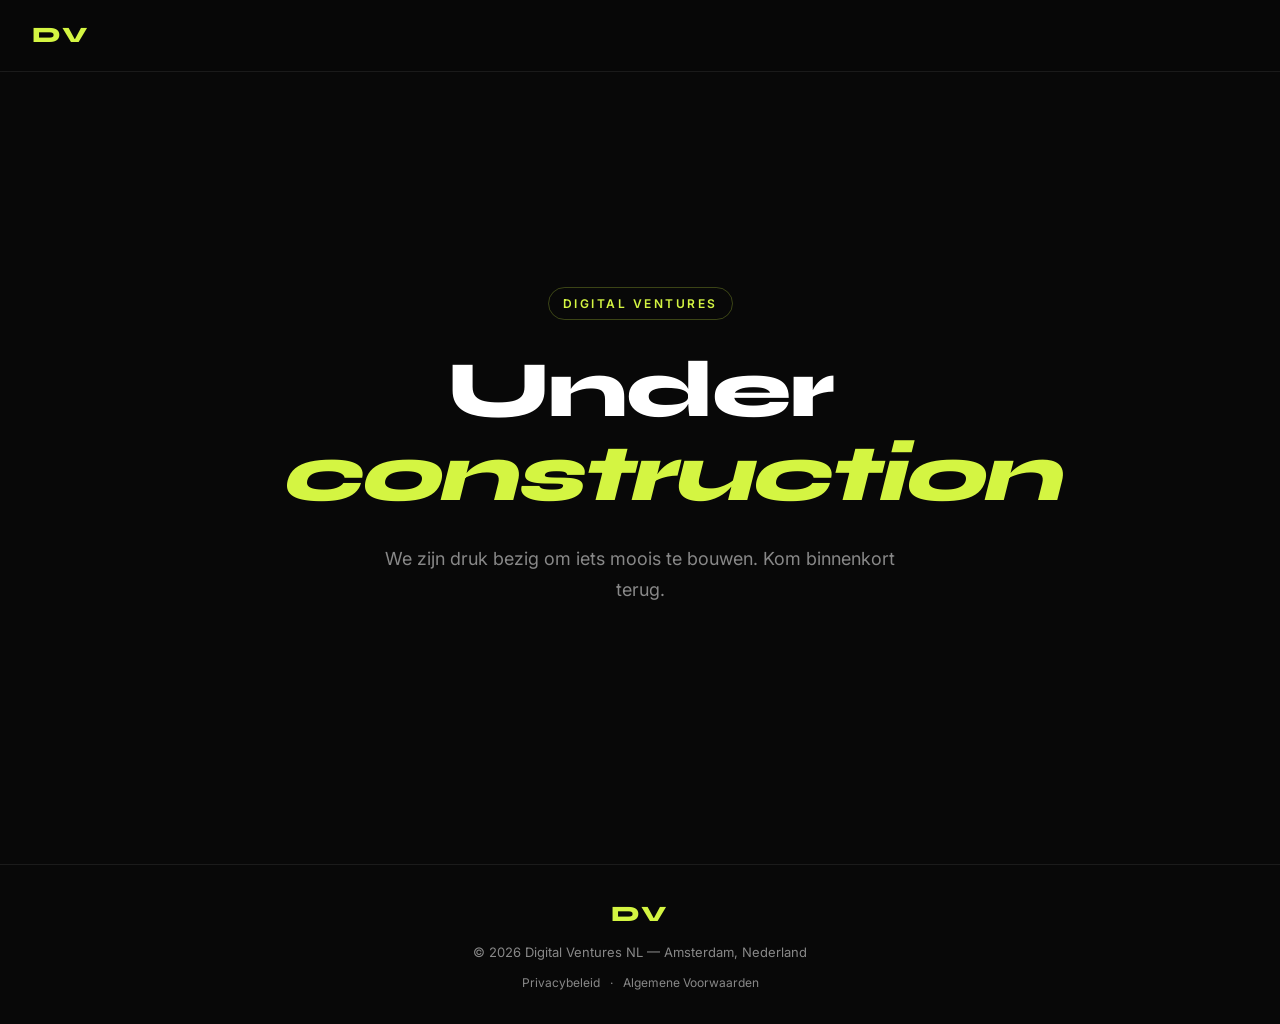
<file: index.html>
<!DOCTYPE html>
<html lang="nl">
<head>
  <meta charset="UTF-8" />
  <meta name="viewport" content="width=device-width, initial-scale=1.0" />
  <title>Digital Ventures — Under Construction</title>
  <link rel="stylesheet" href="style.css" />
  <link rel="preconnect" href="https://fonts.googleapis.com" />
  <link rel="preconnect" href="https://fonts.gstatic.com" crossorigin />
  <link href="https://fonts.googleapis.com/css2?family=Inter:wght@300;400;500;600;700&family=Syne:wght@700;800&display=swap" rel="stylesheet" />
</head>
<body>

  <!-- NAV -->
  <nav>
    <span class="logo">DV</span>
  </nav>

  <!-- UNDER CONSTRUCTION -->
  <section class="hero">
    <div class="hero-inner">
      <p class="eyebrow">Digital Ventures</p>
      <h1>Under<br /><em>construction</em></h1>
      <p class="subtitle">We zijn druk bezig om iets moois te bouwen. Kom binnenkort terug.</p>
    </div>
  </section>

  <!-- FOOTER -->
  <footer>
    <span class="logo">DV</span>
    <p>© 2026 Digital Ventures NL — Amsterdam, Nederland</p>
    <div class="footer-links">
      <a href="/privacy-policy.html">Privacybeleid</a>
      <span>·</span>
      <a href="/terms.html">Algemene Voorwaarden</a>
    </div>
  </footer>

</body>
</html>
</file>
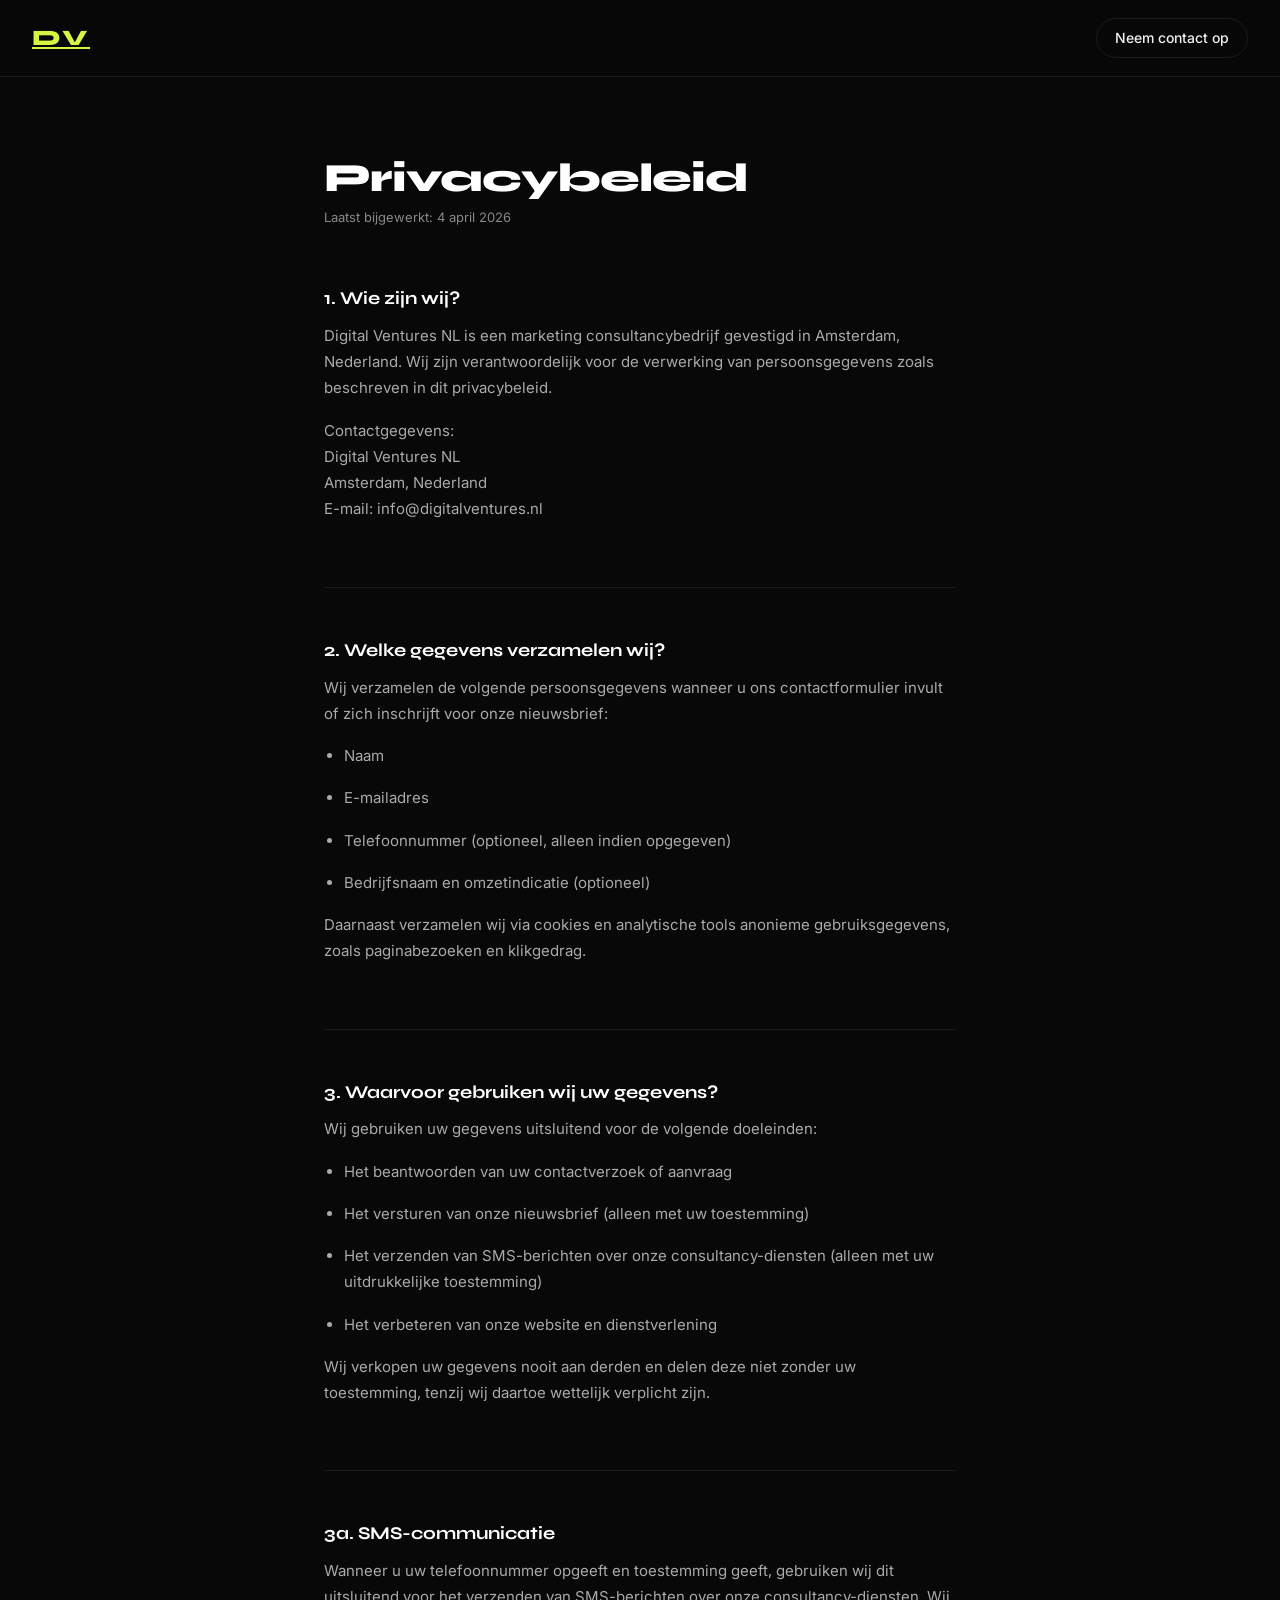
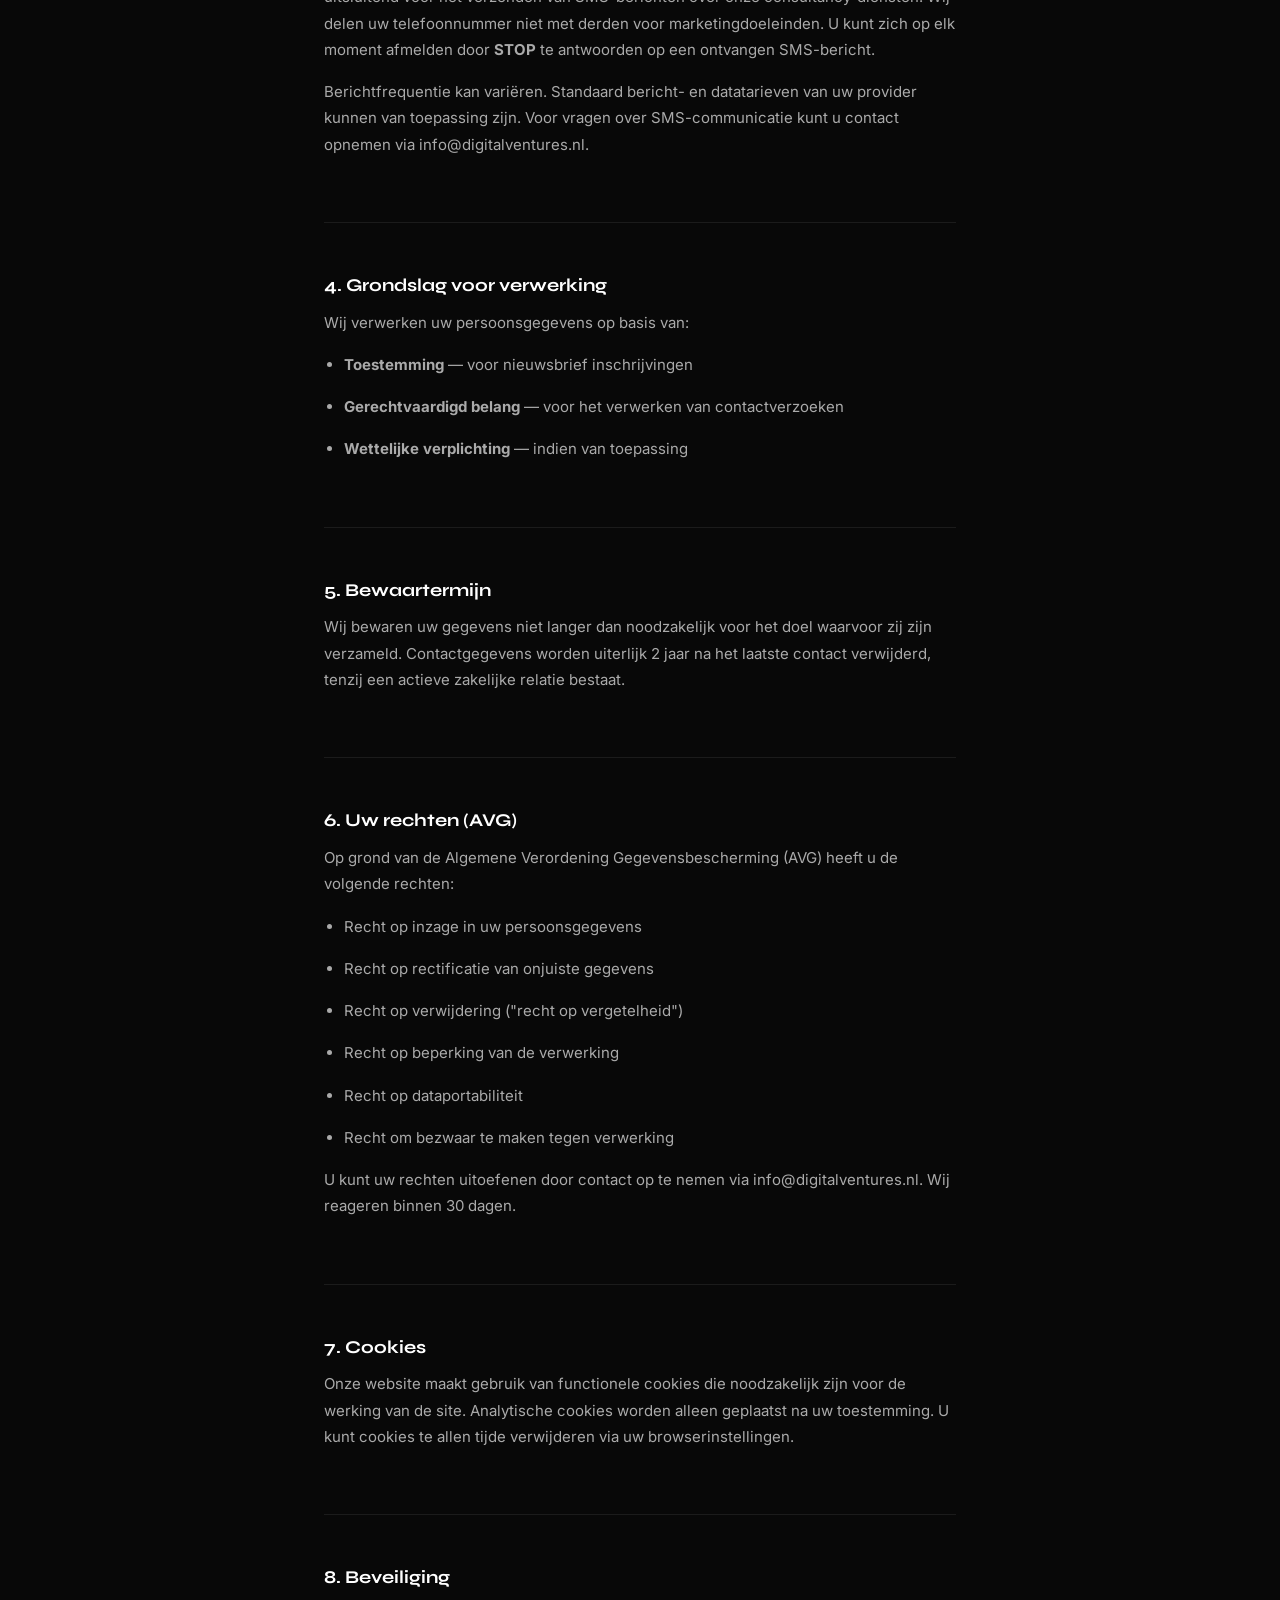
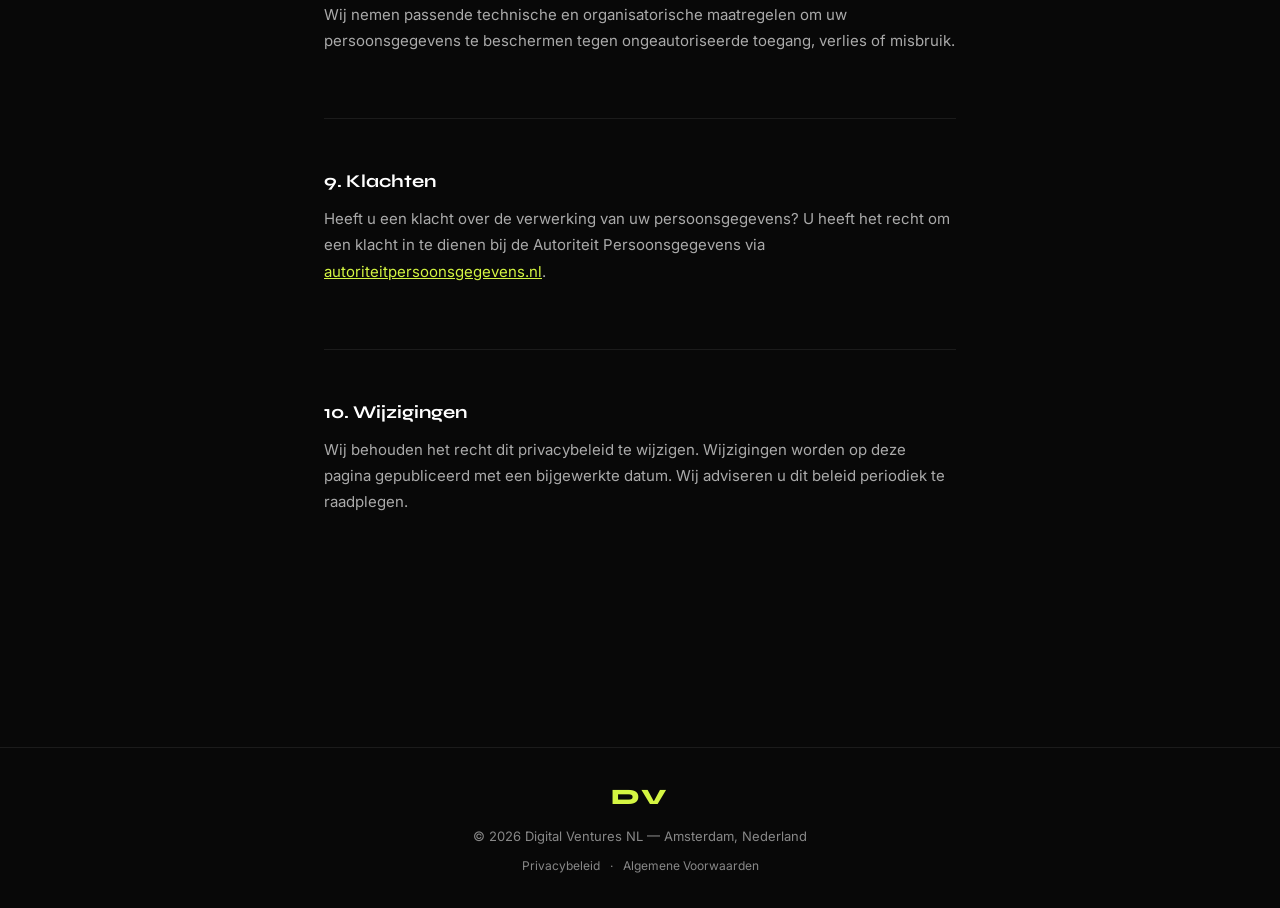
<file: privacy-policy.html>
<!DOCTYPE html>
<html lang="nl">
<head>
  <meta charset="UTF-8" />
  <meta name="viewport" content="width=device-width, initial-scale=1.0" />
  <title>Privacybeleid — Digital Ventures NL</title>
  <link rel="stylesheet" href="style.css" />
  <link rel="preconnect" href="https://fonts.googleapis.com" />
  <link rel="preconnect" href="https://fonts.gstatic.com" crossorigin />
  <link href="https://fonts.googleapis.com/css2?family=Inter:wght@300;400;500;600;700&family=Syne:wght@700;800&display=swap" rel="stylesheet" />
</head>
<body>

  <nav>
    <a href="/" class="logo">DV</a>
    <a href="/#contact" class="nav-cta">Neem contact op</a>
  </nav>

  <div class="legal">
    <h1>Privacybeleid</h1>
    <span class="updated">Laatst bijgewerkt: 4 april 2026</span>

    <section>
      <h2>1. Wie zijn wij?</h2>
      <p>Digital Ventures NL is een marketing consultancybedrijf gevestigd in Amsterdam, Nederland. Wij zijn verantwoordelijk voor de verwerking van persoonsgegevens zoals beschreven in dit privacybeleid.</p>
      <p>Contactgegevens:<br />
      Digital Ventures NL<br />
      Amsterdam, Nederland<br />
      E-mail: info@digitalventures.nl</p>
    </section>

    <section>
      <h2>2. Welke gegevens verzamelen wij?</h2>
      <p>Wij verzamelen de volgende persoonsgegevens wanneer u ons contactformulier invult of zich inschrijft voor onze nieuwsbrief:</p>
      <ul>
        <li>Naam</li>
        <li>E-mailadres</li>
        <li>Telefoonnummer (optioneel, alleen indien opgegeven)</li>
        <li>Bedrijfsnaam en omzetindicatie (optioneel)</li>
      </ul>
      <p>Daarnaast verzamelen wij via cookies en analytische tools anonieme gebruiksgegevens, zoals paginabezoeken en klikgedrag.</p>
    </section>

    <section>
      <h2>3. Waarvoor gebruiken wij uw gegevens?</h2>
      <p>Wij gebruiken uw gegevens uitsluitend voor de volgende doeleinden:</p>
      <ul>
        <li>Het beantwoorden van uw contactverzoek of aanvraag</li>
        <li>Het versturen van onze nieuwsbrief (alleen met uw toestemming)</li>
        <li>Het verzenden van SMS-berichten over onze consultancy-diensten (alleen met uw uitdrukkelijke toestemming)</li>
        <li>Het verbeteren van onze website en dienstverlening</li>
      </ul>
      <p>Wij verkopen uw gegevens nooit aan derden en delen deze niet zonder uw toestemming, tenzij wij daartoe wettelijk verplicht zijn.</p>
    </section>

    <section>
      <h2>3a. SMS-communicatie</h2>
      <p>Wanneer u uw telefoonnummer opgeeft en toestemming geeft, gebruiken wij dit uitsluitend voor het verzenden van SMS-berichten over onze consultancy-diensten. Wij delen uw telefoonnummer niet met derden voor marketingdoeleinden. U kunt zich op elk moment afmelden door <strong>STOP</strong> te antwoorden op een ontvangen SMS-bericht.</p>
      <p>Berichtfrequentie kan variëren. Standaard bericht- en datatarieven van uw provider kunnen van toepassing zijn. Voor vragen over SMS-communicatie kunt u contact opnemen via info@digitalventures.nl.</p>
    </section>

    <section>
      <h2>4. Grondslag voor verwerking</h2>
      <p>Wij verwerken uw persoonsgegevens op basis van:</p>
      <ul>
        <li><strong>Toestemming</strong> — voor nieuwsbrief inschrijvingen</li>
        <li><strong>Gerechtvaardigd belang</strong> — voor het verwerken van contactverzoeken</li>
        <li><strong>Wettelijke verplichting</strong> — indien van toepassing</li>
      </ul>
    </section>

    <section>
      <h2>5. Bewaartermijn</h2>
      <p>Wij bewaren uw gegevens niet langer dan noodzakelijk voor het doel waarvoor zij zijn verzameld. Contactgegevens worden uiterlijk 2 jaar na het laatste contact verwijderd, tenzij een actieve zakelijke relatie bestaat.</p>
    </section>

    <section>
      <h2>6. Uw rechten (AVG)</h2>
      <p>Op grond van de Algemene Verordening Gegevensbescherming (AVG) heeft u de volgende rechten:</p>
      <ul>
        <li>Recht op inzage in uw persoonsgegevens</li>
        <li>Recht op rectificatie van onjuiste gegevens</li>
        <li>Recht op verwijdering ("recht op vergetelheid")</li>
        <li>Recht op beperking van de verwerking</li>
        <li>Recht op dataportabiliteit</li>
        <li>Recht om bezwaar te maken tegen verwerking</li>
      </ul>
      <p>U kunt uw rechten uitoefenen door contact op te nemen via info@digitalventures.nl. Wij reageren binnen 30 dagen.</p>
    </section>

    <section>
      <h2>7. Cookies</h2>
      <p>Onze website maakt gebruik van functionele cookies die noodzakelijk zijn voor de werking van de site. Analytische cookies worden alleen geplaatst na uw toestemming. U kunt cookies te allen tijde verwijderen via uw browserinstellingen.</p>
    </section>

    <section>
      <h2>8. Beveiliging</h2>
      <p>Wij nemen passende technische en organisatorische maatregelen om uw persoonsgegevens te beschermen tegen ongeautoriseerde toegang, verlies of misbruik.</p>
    </section>

    <section>
      <h2>9. Klachten</h2>
      <p>Heeft u een klacht over de verwerking van uw persoonsgegevens? U heeft het recht om een klacht in te dienen bij de Autoriteit Persoonsgegevens via <a href="https://www.autoriteitpersoonsgegevens.nl" style="color: var(--accent);">autoriteitpersoonsgegevens.nl</a>.</p>
    </section>

    <section>
      <h2>10. Wijzigingen</h2>
      <p>Wij behouden het recht dit privacybeleid te wijzigen. Wijzigingen worden op deze pagina gepubliceerd met een bijgewerkte datum. Wij adviseren u dit beleid periodiek te raadplegen.</p>
    </section>
  </div>

  <footer>
    <span class="logo">DV</span>
    <p>© 2026 Digital Ventures NL — Amsterdam, Nederland</p>
    <div class="footer-links">
      <a href="/privacy-policy.html">Privacybeleid</a>
      <span>·</span>
      <a href="/terms.html">Algemene Voorwaarden</a>
    </div>
  </footer>

</body>
</html>
</file>
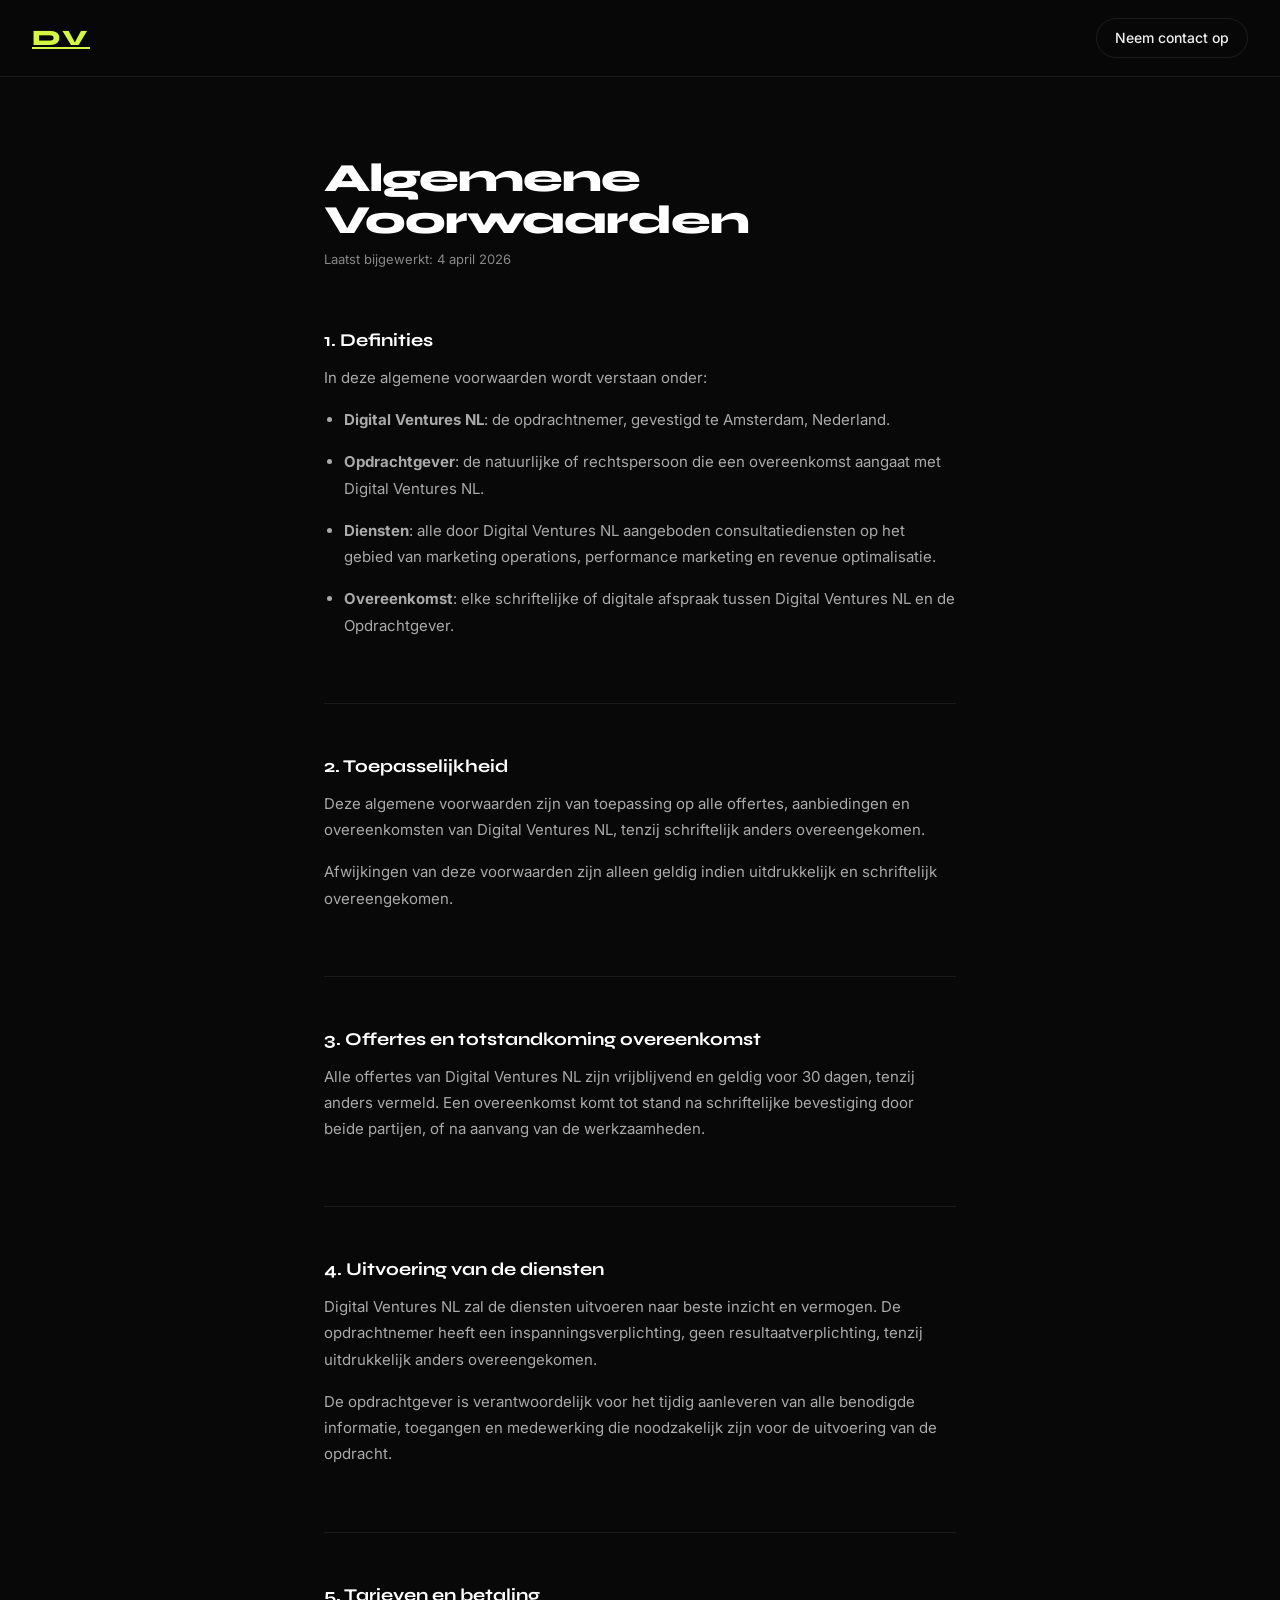
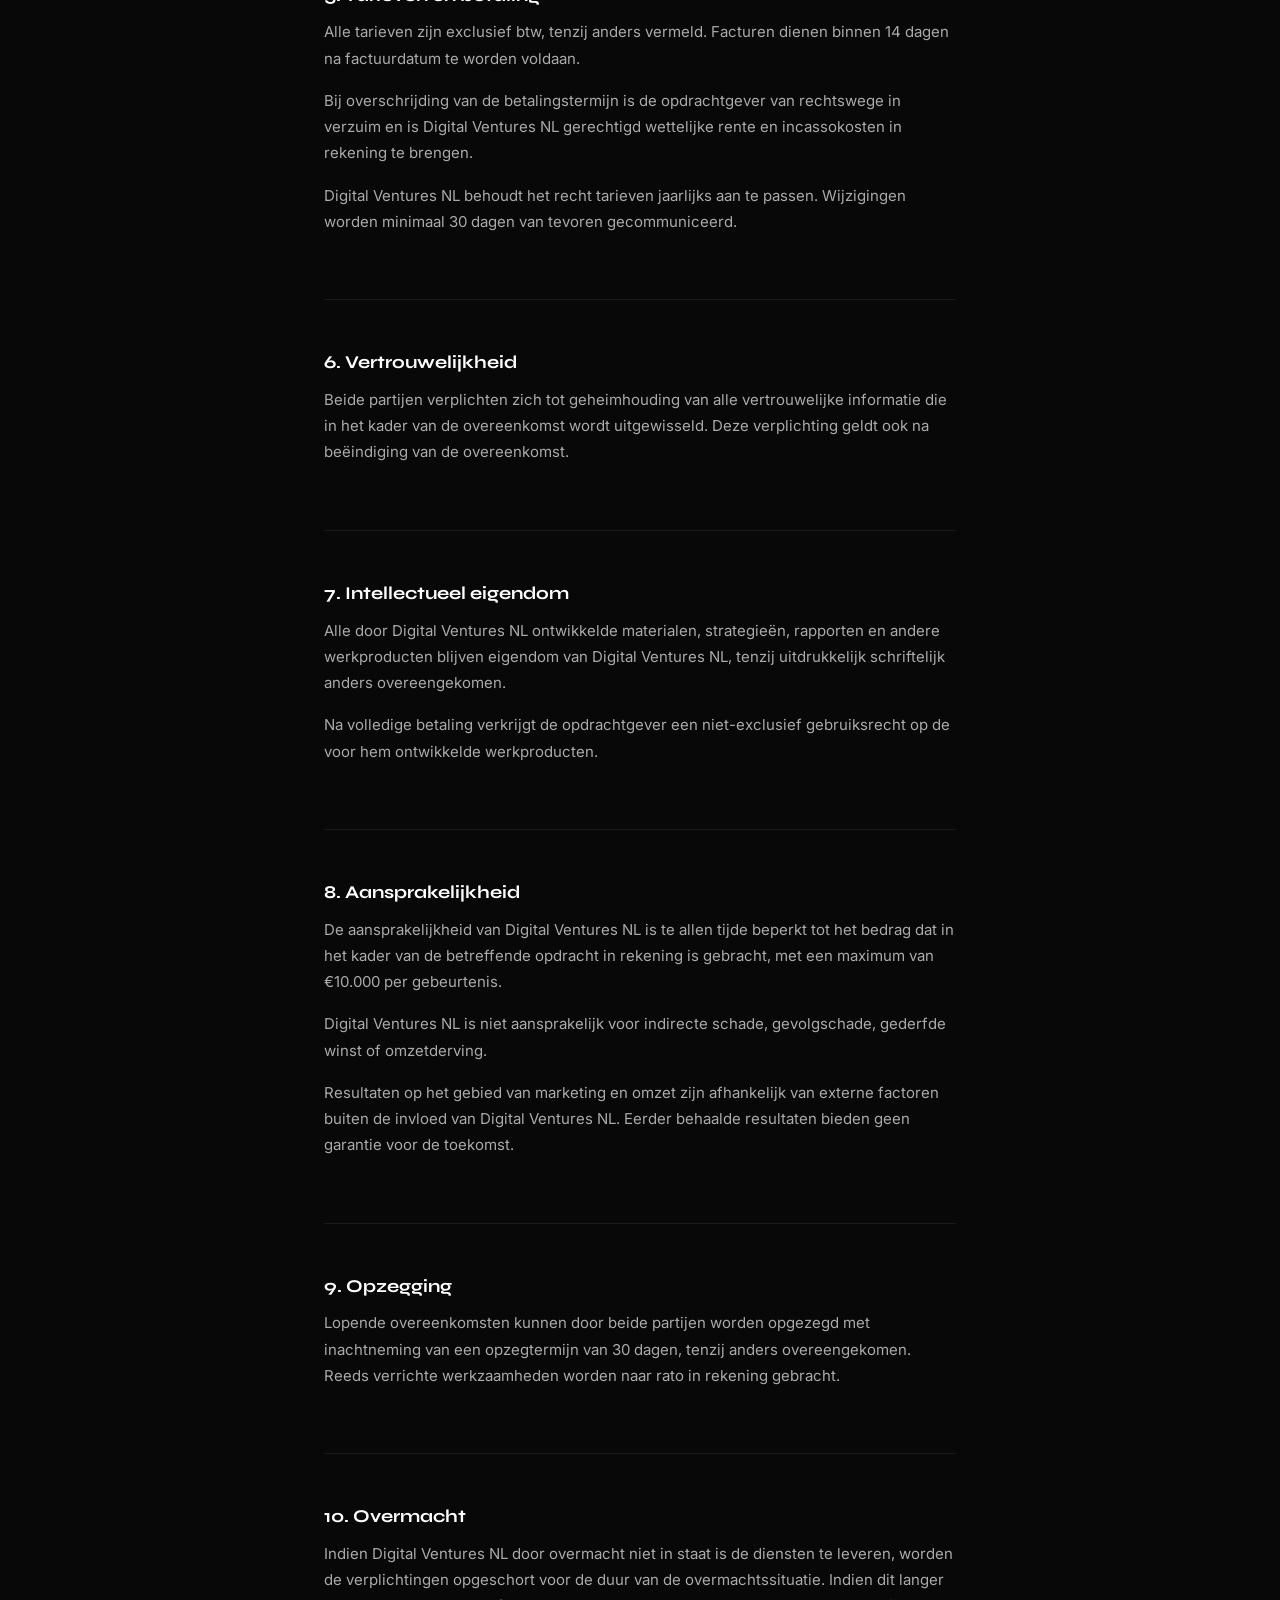
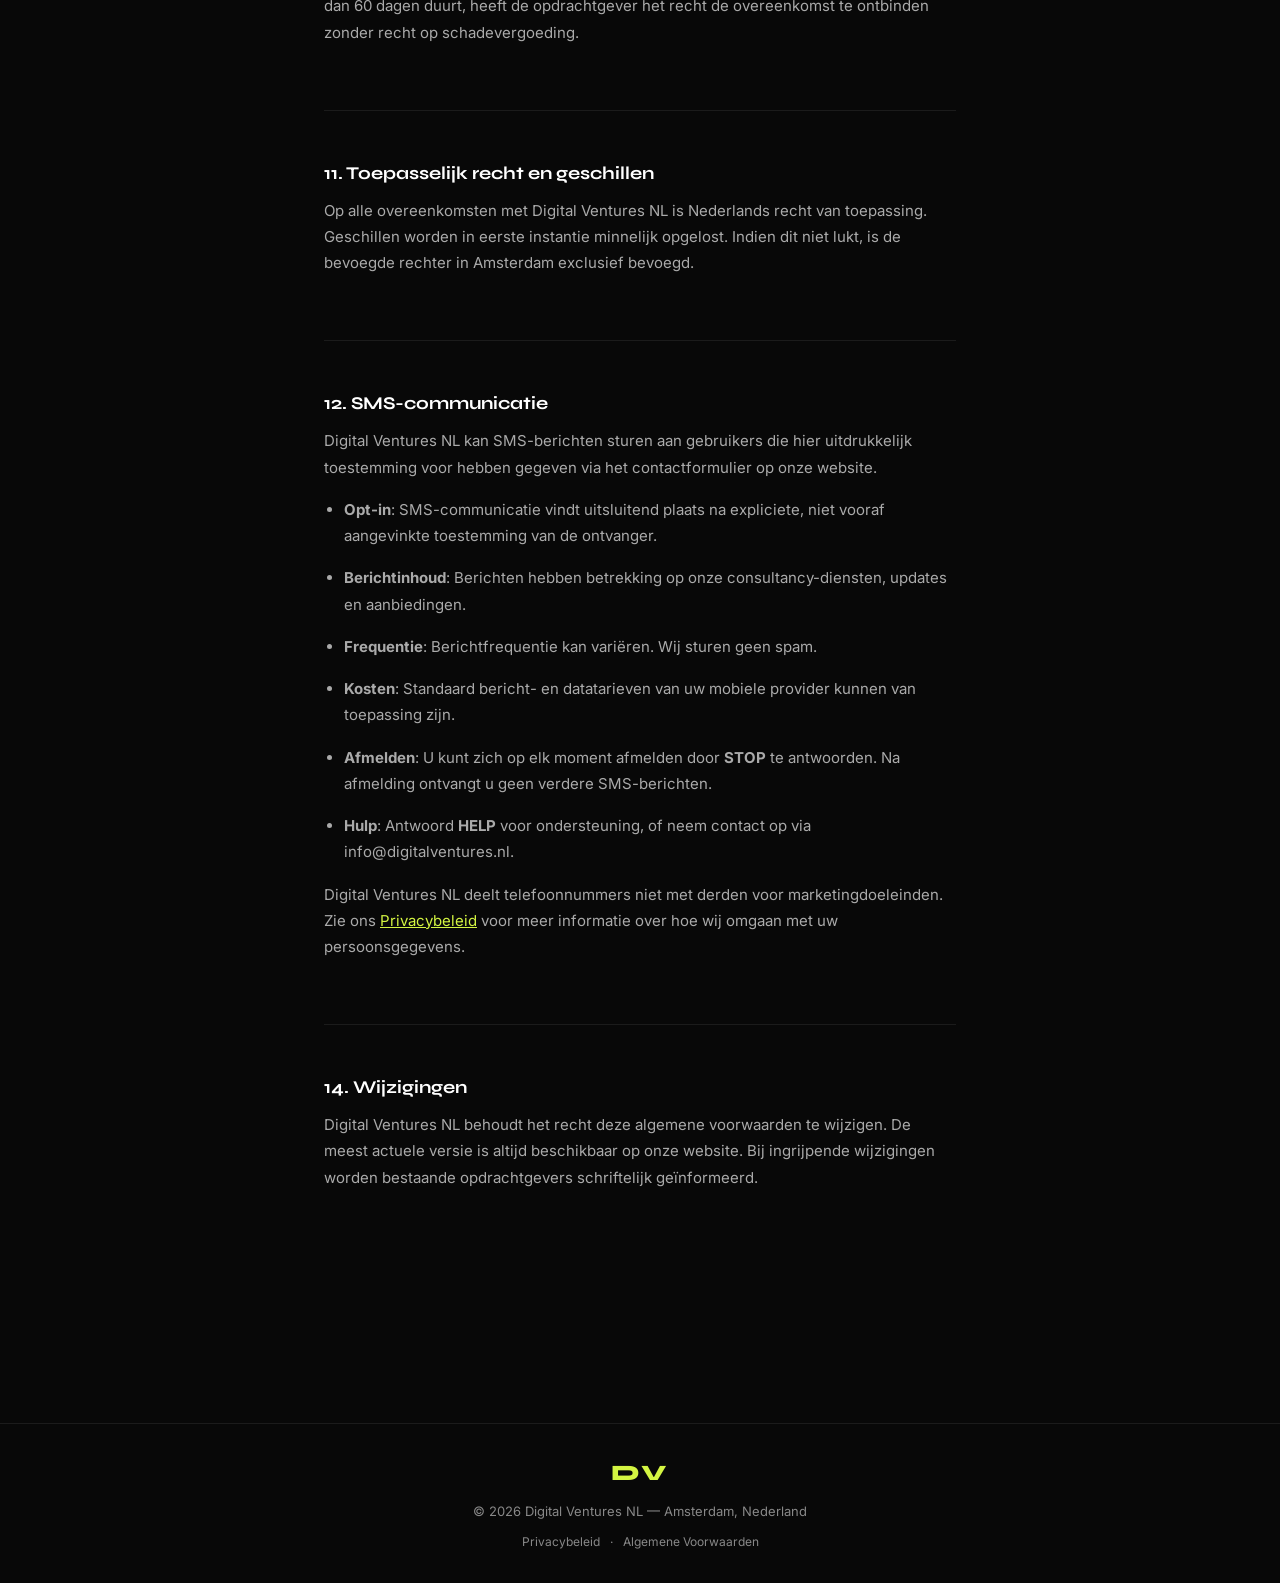
<file: terms.html>
<!DOCTYPE html>
<html lang="nl">
<head>
  <meta charset="UTF-8" />
  <meta name="viewport" content="width=device-width, initial-scale=1.0" />
  <title>Algemene Voorwaarden — Digital Ventures NL</title>
  <link rel="stylesheet" href="style.css" />
  <link rel="preconnect" href="https://fonts.googleapis.com" />
  <link rel="preconnect" href="https://fonts.gstatic.com" crossorigin />
  <link href="https://fonts.googleapis.com/css2?family=Inter:wght@300;400;500;600;700&family=Syne:wght@700;800&display=swap" rel="stylesheet" />
</head>
<body>

  <nav>
    <a href="/" class="logo">DV</a>
    <a href="/#contact" class="nav-cta">Neem contact op</a>
  </nav>

  <div class="legal">
    <h1>Algemene Voorwaarden</h1>
    <span class="updated">Laatst bijgewerkt: 4 april 2026</span>

    <section>
      <h2>1. Definities</h2>
      <p>In deze algemene voorwaarden wordt verstaan onder:</p>
      <ul>
        <li><strong>Digital Ventures NL</strong>: de opdrachtnemer, gevestigd te Amsterdam, Nederland.</li>
        <li><strong>Opdrachtgever</strong>: de natuurlijke of rechtspersoon die een overeenkomst aangaat met Digital Ventures NL.</li>
        <li><strong>Diensten</strong>: alle door Digital Ventures NL aangeboden consultatiediensten op het gebied van marketing operations, performance marketing en revenue optimalisatie.</li>
        <li><strong>Overeenkomst</strong>: elke schriftelijke of digitale afspraak tussen Digital Ventures NL en de Opdrachtgever.</li>
      </ul>
    </section>

    <section>
      <h2>2. Toepasselijkheid</h2>
      <p>Deze algemene voorwaarden zijn van toepassing op alle offertes, aanbiedingen en overeenkomsten van Digital Ventures NL, tenzij schriftelijk anders overeengekomen.</p>
      <p>Afwijkingen van deze voorwaarden zijn alleen geldig indien uitdrukkelijk en schriftelijk overeengekomen.</p>
    </section>

    <section>
      <h2>3. Offertes en totstandkoming overeenkomst</h2>
      <p>Alle offertes van Digital Ventures NL zijn vrijblijvend en geldig voor 30 dagen, tenzij anders vermeld. Een overeenkomst komt tot stand na schriftelijke bevestiging door beide partijen, of na aanvang van de werkzaamheden.</p>
    </section>

    <section>
      <h2>4. Uitvoering van de diensten</h2>
      <p>Digital Ventures NL zal de diensten uitvoeren naar beste inzicht en vermogen. De opdrachtnemer heeft een inspanningsverplichting, geen resultaatverplichting, tenzij uitdrukkelijk anders overeengekomen.</p>
      <p>De opdrachtgever is verantwoordelijk voor het tijdig aanleveren van alle benodigde informatie, toegangen en medewerking die noodzakelijk zijn voor de uitvoering van de opdracht.</p>
    </section>

    <section>
      <h2>5. Tarieven en betaling</h2>
      <p>Alle tarieven zijn exclusief btw, tenzij anders vermeld. Facturen dienen binnen 14 dagen na factuurdatum te worden voldaan.</p>
      <p>Bij overschrijding van de betalingstermijn is de opdrachtgever van rechtswege in verzuim en is Digital Ventures NL gerechtigd wettelijke rente en incassokosten in rekening te brengen.</p>
      <p>Digital Ventures NL behoudt het recht tarieven jaarlijks aan te passen. Wijzigingen worden minimaal 30 dagen van tevoren gecommuniceerd.</p>
    </section>

    <section>
      <h2>6. Vertrouwelijkheid</h2>
      <p>Beide partijen verplichten zich tot geheimhouding van alle vertrouwelijke informatie die in het kader van de overeenkomst wordt uitgewisseld. Deze verplichting geldt ook na beëindiging van de overeenkomst.</p>
    </section>

    <section>
      <h2>7. Intellectueel eigendom</h2>
      <p>Alle door Digital Ventures NL ontwikkelde materialen, strategieën, rapporten en andere werkproducten blijven eigendom van Digital Ventures NL, tenzij uitdrukkelijk schriftelijk anders overeengekomen.</p>
      <p>Na volledige betaling verkrijgt de opdrachtgever een niet-exclusief gebruiksrecht op de voor hem ontwikkelde werkproducten.</p>
    </section>

    <section>
      <h2>8. Aansprakelijkheid</h2>
      <p>De aansprakelijkheid van Digital Ventures NL is te allen tijde beperkt tot het bedrag dat in het kader van de betreffende opdracht in rekening is gebracht, met een maximum van €10.000 per gebeurtenis.</p>
      <p>Digital Ventures NL is niet aansprakelijk voor indirecte schade, gevolgschade, gederfde winst of omzetderving.</p>
      <p>Resultaten op het gebied van marketing en omzet zijn afhankelijk van externe factoren buiten de invloed van Digital Ventures NL. Eerder behaalde resultaten bieden geen garantie voor de toekomst.</p>
    </section>

    <section>
      <h2>9. Opzegging</h2>
      <p>Lopende overeenkomsten kunnen door beide partijen worden opgezegd met inachtneming van een opzegtermijn van 30 dagen, tenzij anders overeengekomen. Reeds verrichte werkzaamheden worden naar rato in rekening gebracht.</p>
    </section>

    <section>
      <h2>10. Overmacht</h2>
      <p>Indien Digital Ventures NL door overmacht niet in staat is de diensten te leveren, worden de verplichtingen opgeschort voor de duur van de overmachtssituatie. Indien dit langer dan 60 dagen duurt, heeft de opdrachtgever het recht de overeenkomst te ontbinden zonder recht op schadevergoeding.</p>
    </section>

    <section>
      <h2>11. Toepasselijk recht en geschillen</h2>
      <p>Op alle overeenkomsten met Digital Ventures NL is Nederlands recht van toepassing. Geschillen worden in eerste instantie minnelijk opgelost. Indien dit niet lukt, is de bevoegde rechter in Amsterdam exclusief bevoegd.</p>
    </section>

    <section>
      <h2>12. SMS-communicatie</h2>
      <p>Digital Ventures NL kan SMS-berichten sturen aan gebruikers die hier uitdrukkelijk toestemming voor hebben gegeven via het contactformulier op onze website.</p>
      <ul>
        <li><strong>Opt-in</strong>: SMS-communicatie vindt uitsluitend plaats na expliciete, niet vooraf aangevinkte toestemming van de ontvanger.</li>
        <li><strong>Berichtinhoud</strong>: Berichten hebben betrekking op onze consultancy-diensten, updates en aanbiedingen.</li>
        <li><strong>Frequentie</strong>: Berichtfrequentie kan variëren. Wij sturen geen spam.</li>
        <li><strong>Kosten</strong>: Standaard bericht- en datatarieven van uw mobiele provider kunnen van toepassing zijn.</li>
        <li><strong>Afmelden</strong>: U kunt zich op elk moment afmelden door <strong>STOP</strong> te antwoorden. Na afmelding ontvangt u geen verdere SMS-berichten.</li>
        <li><strong>Hulp</strong>: Antwoord <strong>HELP</strong> voor ondersteuning, of neem contact op via info@digitalventures.nl.</li>
      </ul>
      <p>Digital Ventures NL deelt telefoonnummers niet met derden voor marketingdoeleinden. Zie ons <a href="/privacy-policy.html" style="color: var(--accent);">Privacybeleid</a> voor meer informatie over hoe wij omgaan met uw persoonsgegevens.</p>
    </section>

    <section>
      <h2>14. Wijzigingen</h2>
      <p>Digital Ventures NL behoudt het recht deze algemene voorwaarden te wijzigen. De meest actuele versie is altijd beschikbaar op onze website. Bij ingrijpende wijzigingen worden bestaande opdrachtgevers schriftelijk geïnformeerd.</p>
    </section>
  </div>

  <footer>
    <span class="logo">DV</span>
    <p>© 2026 Digital Ventures NL — Amsterdam, Nederland</p>
    <div class="footer-links">
      <a href="/privacy-policy.html">Privacybeleid</a>
      <span>·</span>
      <a href="/terms.html">Algemene Voorwaarden</a>
    </div>
  </footer>

</body>
</html>
</file>
<file: style.css>
/* ── Reset & Base ── */
*, *::before, *::after { box-sizing: border-box; margin: 0; padding: 0; }

:root {
  --bg: #080808;
  --bg-card: #111111;
  --bg-card-hover: #181818;
  --border: rgba(255,255,255,0.08);
  --text: #f0f0f0;
  --muted: #888;
  --accent: #d4f542;      /* lime yellow — high-energy accent */
  --accent-dark: #b8d930;
  --radius: 14px;
  --max: 860px;
}

html { scroll-behavior: smooth; }

body {
  background: var(--bg);
  color: var(--text);
  font-family: 'Inter', system-ui, sans-serif;
  font-size: 16px;
  line-height: 1.6;
  -webkit-font-smoothing: antialiased;
}

/* ── Nav ── */
nav {
  position: sticky;
  top: 0;
  z-index: 100;
  display: flex;
  align-items: center;
  justify-content: space-between;
  padding: 18px 32px;
  background: rgba(8,8,8,0.85);
  backdrop-filter: blur(12px);
  border-bottom: 1px solid var(--border);
}

.logo {
  font-family: 'Syne', sans-serif;
  font-size: 22px;
  font-weight: 800;
  color: var(--accent);
  letter-spacing: 2px;
}

.nav-cta {
  font-size: 14px;
  font-weight: 500;
  color: var(--text);
  text-decoration: none;
  padding: 8px 18px;
  border: 1px solid var(--border);
  border-radius: 100px;
  transition: border-color 0.2s, color 0.2s;
}
.nav-cta:hover { border-color: var(--accent); color: var(--accent); }

/* ── Hero ── */
.hero {
  min-height: 88vh;
  display: flex;
  align-items: center;
  justify-content: center;
  padding: 80px 24px;
  text-align: center;
}

.hero-inner { max-width: 720px; }

.eyebrow {
  display: inline-block;
  font-size: 12px;
  font-weight: 600;
  letter-spacing: 2.5px;
  text-transform: uppercase;
  color: var(--accent);
  margin-bottom: 28px;
  padding: 6px 14px;
  border: 1px solid rgba(212,245,66,0.25);
  border-radius: 100px;
}

h1 {
  font-family: 'Syne', sans-serif;
  font-size: clamp(42px, 7vw, 80px);
  font-weight: 800;
  line-height: 1.05;
  letter-spacing: -2px;
  color: #fff;
  margin-bottom: 28px;
}

h1 em {
  font-style: italic;
  color: var(--accent);
}

.subtitle {
  font-size: 18px;
  color: var(--muted);
  max-width: 560px;
  margin: 0 auto 44px;
  line-height: 1.7;
}

/* ── Buttons ── */
.btn-primary {
  display: inline-block;
  background: var(--accent);
  color: #080808;
  font-size: 15px;
  font-weight: 700;
  text-decoration: none;
  padding: 14px 32px;
  border-radius: 100px;
  border: none;
  cursor: pointer;
  transition: background 0.2s, transform 0.15s;
}
.btn-primary:hover { background: var(--accent-dark); transform: translateY(-1px); }
.btn-primary.full-width { display: block; width: 100%; text-align: center; padding: 16px; border-radius: var(--radius); font-size: 16px; }

/* ── Sections ── */
.section {
  max-width: var(--max);
  margin: 0 auto;
  padding: 100px 24px;
}

.section-label {
  font-size: 11px;
  font-weight: 700;
  letter-spacing: 3px;
  text-transform: uppercase;
  color: var(--accent);
  margin-bottom: 16px;
}

h2 {
  font-family: 'Syne', sans-serif;
  font-size: clamp(30px, 4vw, 48px);
  font-weight: 800;
  letter-spacing: -1px;
  color: #fff;
  margin-bottom: 48px;
}

/* ── Cards ── */
.cards {
  display: grid;
  grid-template-columns: 1fr 1fr;
  gap: 16px;
}

@media (max-width: 600px) {
  .cards { grid-template-columns: 1fr; }
}

.card {
  display: flex;
  align-items: flex-start;
  gap: 16px;
  background: var(--bg-card);
  border: 1px solid var(--border);
  border-radius: var(--radius);
  padding: 28px;
  cursor: pointer;
  transition: background 0.2s, border-color 0.2s, transform 0.15s;
}
.card:hover {
  background: var(--bg-card-hover);
  border-color: rgba(212,245,66,0.2);
  transform: translateY(-2px);
}

.card-icon {
  font-size: 24px;
  flex-shrink: 0;
  width: 44px;
  height: 44px;
  display: flex;
  align-items: center;
  justify-content: center;
  background: rgba(255,255,255,0.05);
  border-radius: 10px;
}

.card-body { flex: 1; }

.card h3 {
  font-size: 15px;
  font-weight: 700;
  color: #fff;
  margin-bottom: 6px;
}

.card p {
  font-size: 13.5px;
  color: var(--muted);
  line-height: 1.55;
}

.arrow {
  color: var(--muted);
  font-size: 18px;
  flex-shrink: 0;
  margin-top: 2px;
  transition: color 0.2s;
}
.card:hover .arrow { color: var(--accent); }

/* ── Stats ── */
.stats-section {
  border-top: 1px solid var(--border);
  border-bottom: 1px solid var(--border);
  padding: 60px 24px;
}

.stats {
  display: grid;
  grid-template-columns: repeat(4, 1fr);
  gap: 24px;
  text-align: center;
}

@media (max-width: 600px) {
  .stats { grid-template-columns: 1fr 1fr; }
}

.stat-num {
  display: block;
  font-family: 'Syne', sans-serif;
  font-size: 38px;
  font-weight: 800;
  color: var(--accent);
  letter-spacing: -1px;
  line-height: 1;
  margin-bottom: 8px;
}

.stat-label {
  display: block;
  font-size: 13px;
  color: var(--muted);
}

/* ── Steps ── */
.steps {
  display: flex;
  flex-direction: column;
  gap: 0;
}

.step {
  display: flex;
  gap: 28px;
  align-items: flex-start;
  padding: 32px 0;
  border-bottom: 1px solid var(--border);
}
.step:last-child { border-bottom: none; }

.step-num {
  font-family: 'Syne', sans-serif;
  font-size: 13px;
  font-weight: 800;
  color: var(--accent);
  letter-spacing: 1px;
  flex-shrink: 0;
  width: 32px;
  margin-top: 2px;
}

.step h4 {
  font-size: 17px;
  font-weight: 700;
  color: #fff;
  margin-bottom: 6px;
}

.step p {
  font-size: 14.5px;
  color: var(--muted);
  line-height: 1.6;
}

/* ── Contact ── */
.contact-section {
  text-align: center;
}

.contact-sub {
  font-size: 17px;
  color: var(--muted);
  margin-top: -28px;
  margin-bottom: 48px;
}

.contact-form {
  max-width: 600px;
  margin: 0 auto;
  text-align: left;
}

.form-row {
  display: grid;
  grid-template-columns: 1fr 1fr;
  gap: 16px;
  margin-bottom: 16px;
}

@media (max-width: 560px) {
  .form-row { grid-template-columns: 1fr; }
}

.form-group {
  display: flex;
  flex-direction: column;
  gap: 6px;
  margin-bottom: 16px;
}

label {
  font-size: 12px;
  font-weight: 600;
  letter-spacing: 0.5px;
  color: var(--muted);
  text-transform: uppercase;
}

input {
  background: var(--bg-card);
  border: 1px solid var(--border);
  border-radius: 10px;
  padding: 13px 16px;
  color: var(--text);
  font-size: 15px;
  font-family: inherit;
  outline: none;
  transition: border-color 0.2s;
}
input::placeholder { color: #444; }
input:focus { border-color: rgba(212,245,66,0.4); }

.form-group--checkbox {
  margin-bottom: 20px;
}

.checkbox-label {
  display: flex;
  align-items: flex-start;
  gap: 12px;
  cursor: pointer;
}

.checkbox-label input[type="checkbox"] {
  width: 18px;
  height: 18px;
  min-width: 18px;
  margin-top: 2px;
  accent-color: var(--accent);
  cursor: pointer;
  border-radius: 4px;
  background: none;
  border: none;
  padding: 0;
}

.checkbox-label span {
  font-size: 12px;
  color: var(--muted);
  line-height: 1.6;
  text-transform: none;
  font-weight: 400;
  letter-spacing: 0;
}

.checkbox-label span a {
  color: var(--accent);
  text-decoration: underline;
}

.form-success {
  display: none;
  text-align: center;
  margin-top: 16px;
  color: var(--accent);
  font-size: 14px;
  font-weight: 600;
}

/* ── Footer ── */
footer {
  border-top: 1px solid var(--border);
  padding: 32px 24px;
  text-align: center;
  display: flex;
  flex-direction: column;
  align-items: center;
  gap: 10px;
}

footer p {
  font-size: 13px;
  color: var(--muted);
}

.footer-links {
  display: flex;
  align-items: center;
  gap: 10px;
  font-size: 12px;
  color: var(--muted);
}

.footer-links a {
  color: var(--muted);
  text-decoration: none;
  transition: color 0.2s;
}
.footer-links a:hover { color: var(--accent); }

/* ── Legal pages ── */
.legal {
  max-width: 680px;
  margin: 0 auto;
  padding: 80px 24px 120px;
}

.legal h1 {
  font-family: 'Syne', sans-serif;
  font-size: 40px;
  font-weight: 800;
  letter-spacing: -1px;
  color: #fff;
  margin-bottom: 8px;
}

.legal .updated {
  font-size: 13px;
  color: var(--muted);
  margin-bottom: 56px;
  display: block;
}

.legal h2 {
  font-size: 18px;
  font-weight: 700;
  color: #fff;
  margin-bottom: 10px;
  letter-spacing: 0;
}

.legal p, .legal li {
  font-size: 15px;
  color: #aaa;
  line-height: 1.75;
  margin-bottom: 16px;
}

.legal ul {
  padding-left: 20px;
  margin-bottom: 16px;
}

.legal section {
  margin-bottom: 48px;
  padding-bottom: 48px;
  border-bottom: 1px solid var(--border);
}

.legal section:last-child {
  border-bottom: none;
}
</file>
